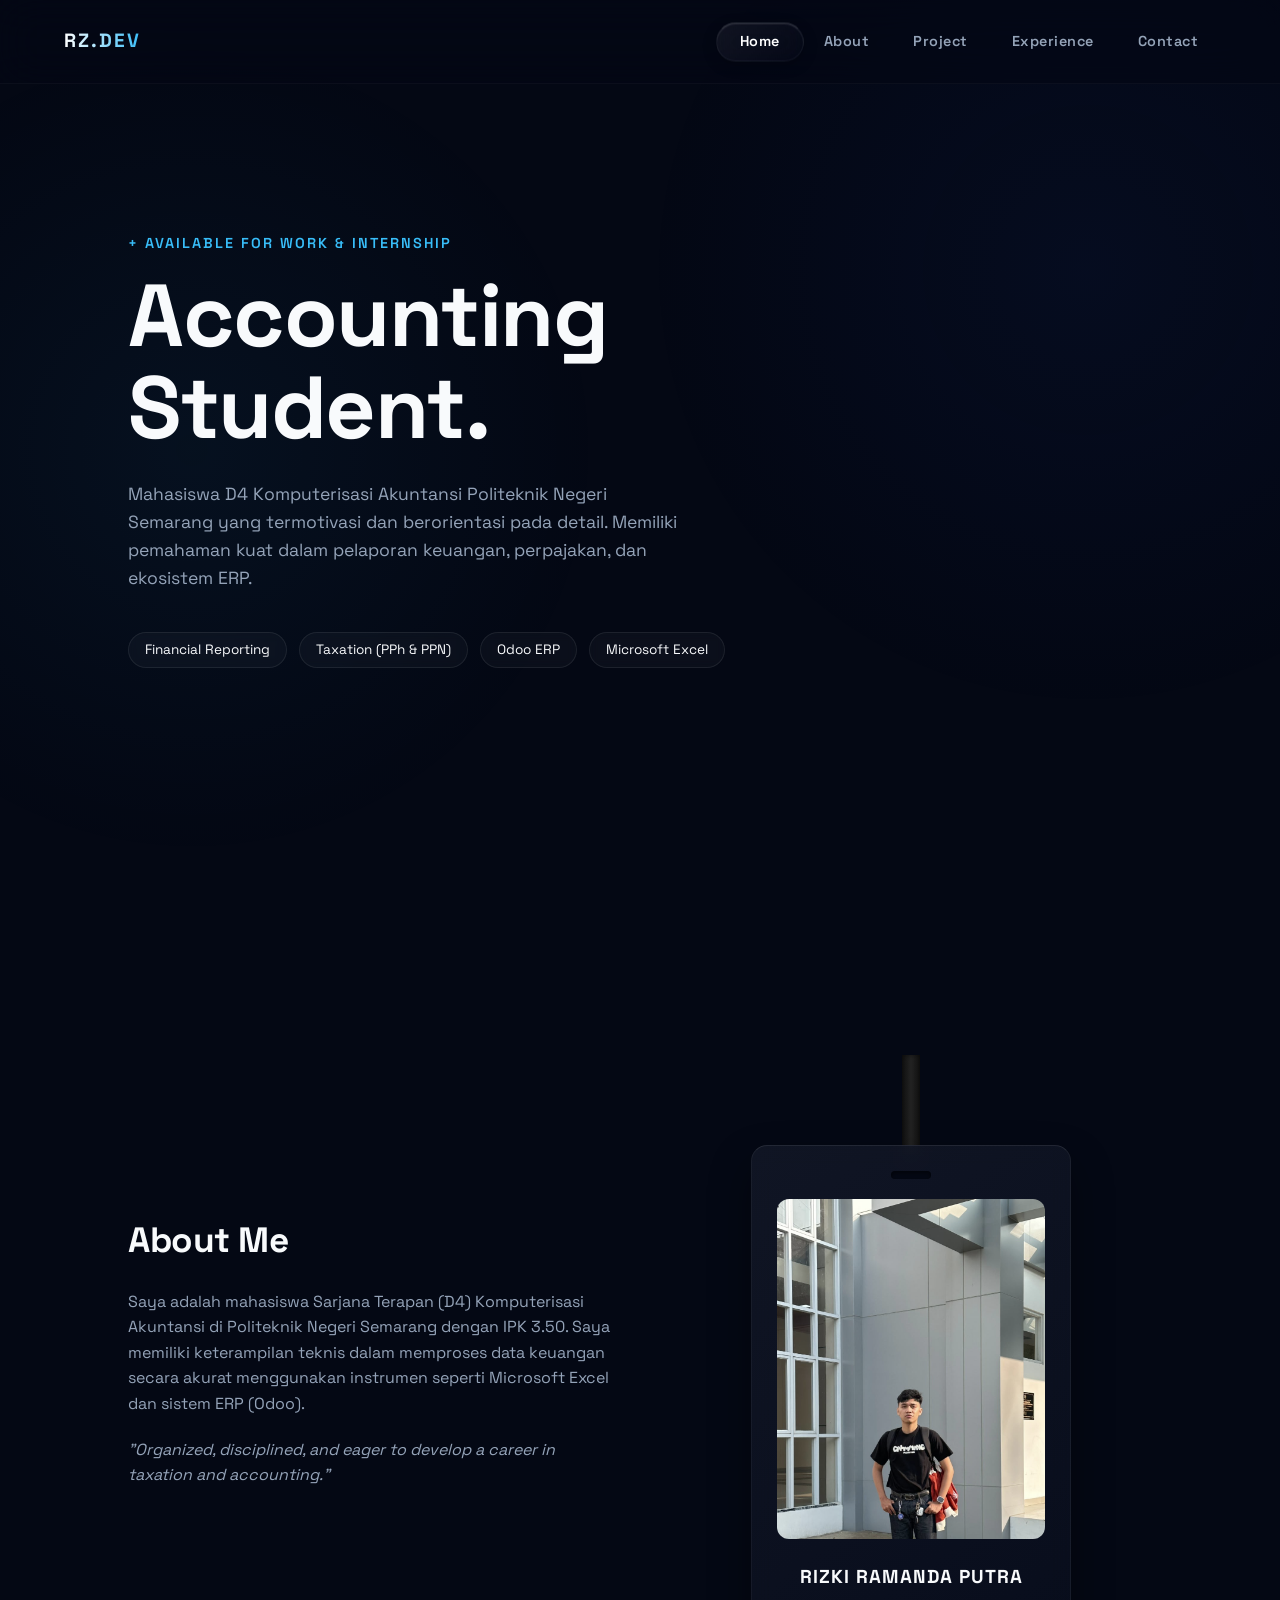
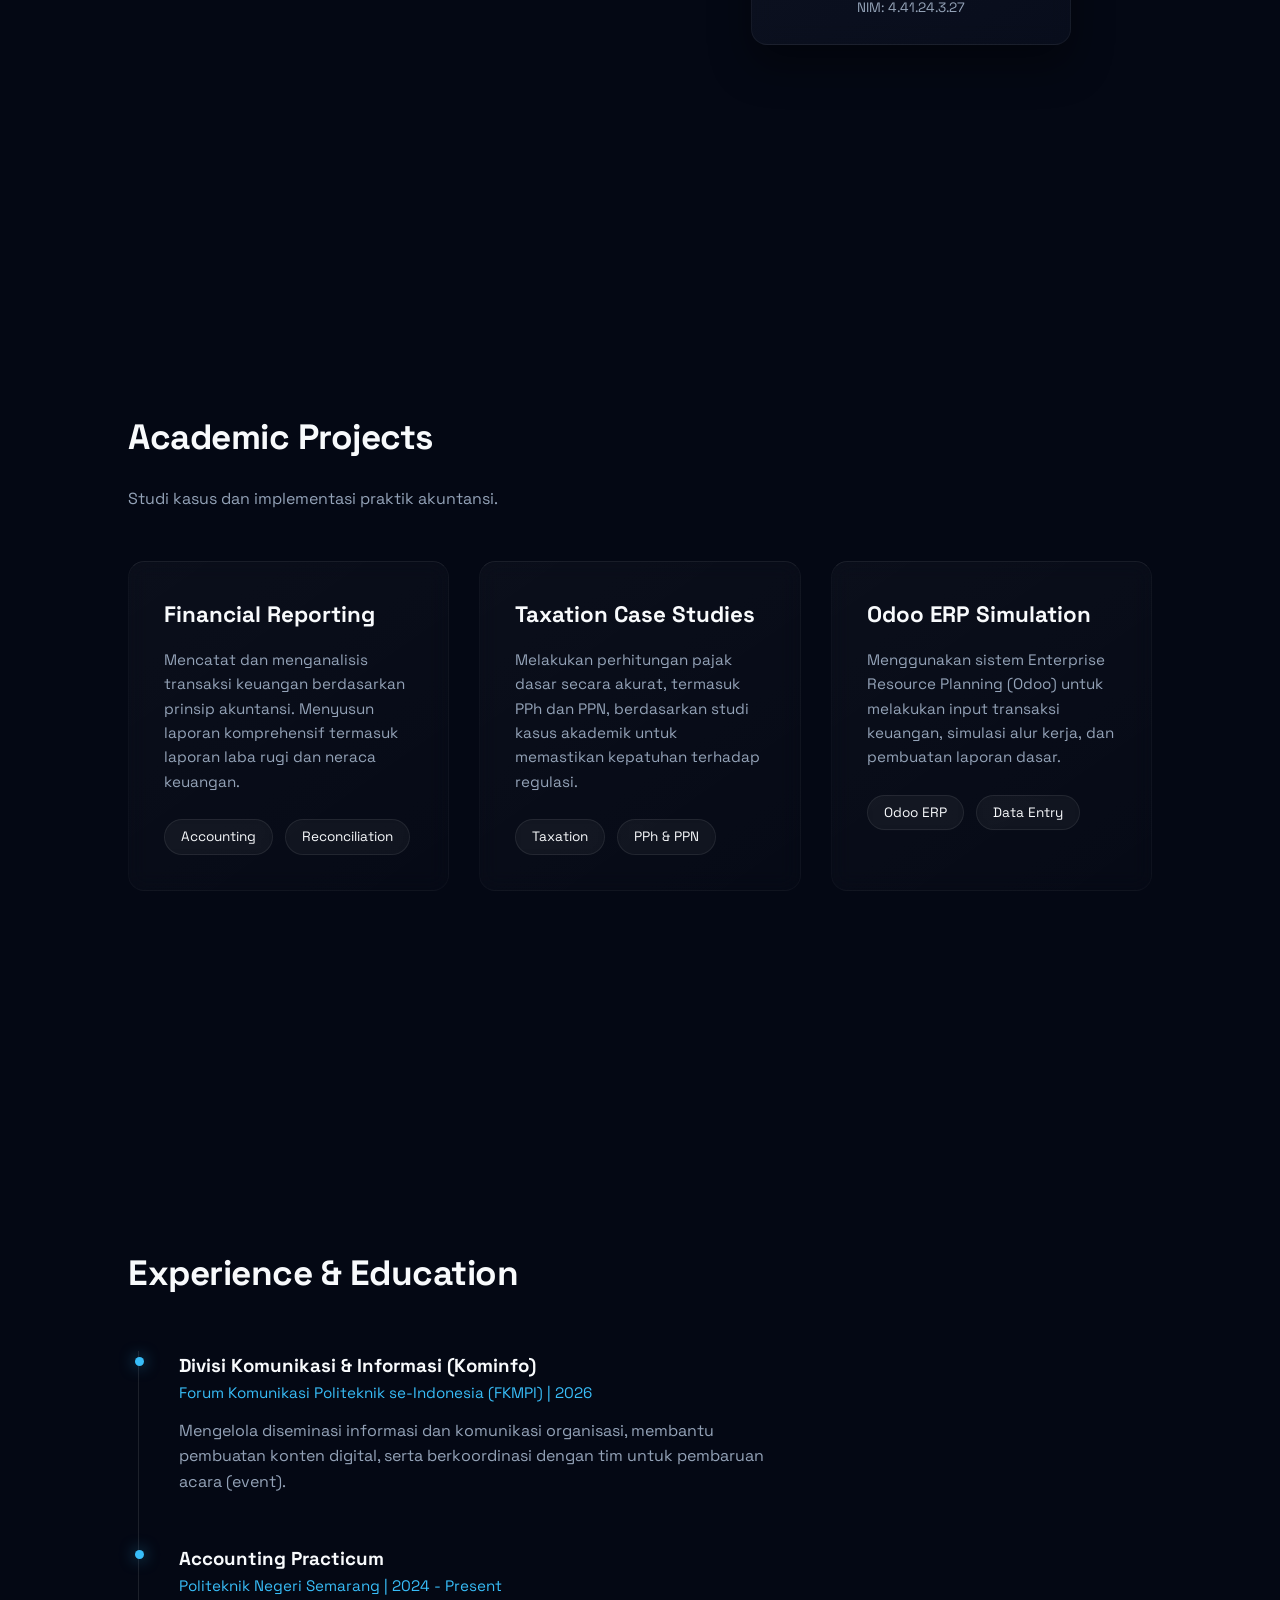
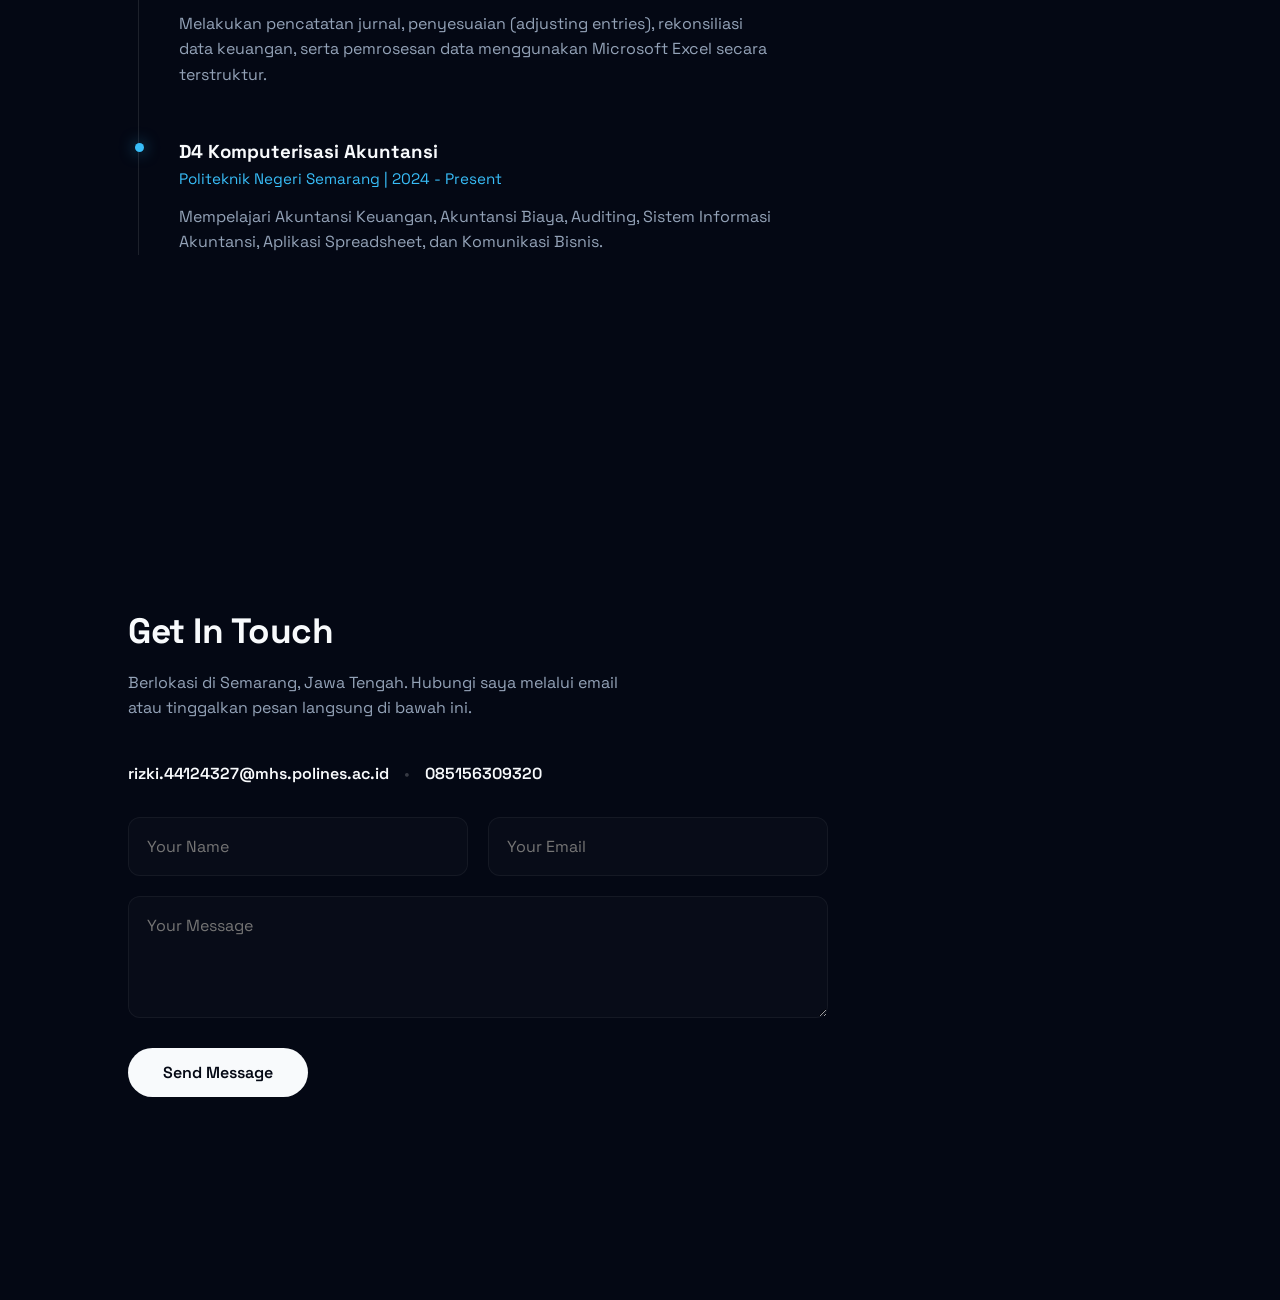
<file: index.html>
<!DOCTYPE html>
<html lang="id">
<head>
    <meta charset="UTF-8">
    <meta name="viewport" content="width=device-width, initial-scale=1.0">
    <title>Rizki Ramanda - Portfolio</title>
    <link href="https://fonts.googleapis.com/css2?family=Space+Grotesk:wght@300;400;600;700&display=swap" rel="stylesheet">
    <link rel="stylesheet" href="style.css">
</head>
<body>
    <!-- Latar Belakang Ambient Glow -->
    <div class="ambient-bg"></div>

    <nav>
        <div class="logo">RZ.DEV</div>
        
        <!-- Hamburger Menu -->
        <div class="hamburger">
            <span></span>
            <span></span>
            <span></span>
        </div>

        <div class="nav-links">
            <div class="glass-indicator"></div>
            <a href="#home" class="active">Home</a>
            <a href="#about">About</a>
            <a href="#project">Project</a>
            <a href="#experience">Experience</a>
            <a href="#contact">Contact</a>
        </div>
    </nav>

    <section id="home">
        <div class="fade-in">
            <div class="hero-subtitle">+ AVAILABLE FOR WORK & INTERNSHIP</div>
            <h1 class="hero-title">Accounting<br>Student.</h1>
            <p class="hero-desc">Mahasiswa D4 Komputerisasi Akuntansi Politeknik Negeri Semarang yang termotivasi dan berorientasi pada detail. Memiliki pemahaman kuat dalam pelaporan keuangan, perpajakan, dan ekosistem ERP.</p>
            
            <div class="badge-container">
                <span class="badge">Financial Reporting</span>
                <span class="badge">Taxation (PPh & PPN)</span>
                <span class="badge">Odoo ERP</span>
                <span class="badge">Microsoft Excel</span>
            </div>
        </div>
    </section>

    <section id="about">
        <div class="about-grid">
            <div class="fade-in">
                <h2 class="section-title">About Me</h2>
                <p style="color: var(--text-muted); margin-bottom: 20px;">
                    Saya adalah mahasiswa Sarjana Terapan (D4) Komputerisasi Akuntansi di Politeknik Negeri Semarang dengan IPK 3.50. Saya memiliki keterampilan teknis dalam memproses data keuangan secara akurat menggunakan instrumen seperti Microsoft Excel dan sistem ERP (Odoo).
                </p>
                <p style="color: var(--text-muted); font-style: italic;">
                    "Organized, disciplined, and eager to develop a career in taxation and accounting."
                </p>
            </div>
            
            <div class="id-card-container fade-in">
                <div class="lanyard"></div>
                <div class="id-card">
                    <div class="id-card-hole"></div>
                    <img src="WhatsApp Image 2026-07-14 at 22.02.49.jpg" alt="Foto Rizki">
                    <div style="text-align: center; margin-top: 15px;">
                        <h3 style="letter-spacing: 1px;">RIZKI RAMANDA PUTRA</h3>
                        <p style="color: var(--text-muted); font-size: 0.85rem; margin-top: 5px;">NIM: 4.41.24.3.27</p>
                    </div>
                </div>
            </div>
        </div>
    </section>

    <section id="project">
        <div class="section-header fade-in">
            <h2 class="section-title">Academic Projects</h2>
            <p class="section-subtitle">Studi kasus dan implementasi praktik akuntansi.</p>
        </div>
        <div class="project-grid">
            <div class="project-card fade-in">
                <h3>Financial Reporting</h3>
                <p>Mencatat dan menganalisis transaksi keuangan berdasarkan prinsip akuntansi. Menyusun laporan komprehensif termasuk laporan laba rugi dan neraca keuangan.</p>
                <div class="badge-container">
                    <span class="badge">Accounting</span>
                    <span class="badge">Reconciliation</span>
                </div>
            </div>
            <div class="project-card fade-in">
                <h3>Taxation Case Studies</h3>
                <p>Melakukan perhitungan pajak dasar secara akurat, termasuk PPh dan PPN, berdasarkan studi kasus akademik untuk memastikan kepatuhan terhadap regulasi.</p>
                <div class="badge-container">
                    <span class="badge">Taxation</span>
                    <span class="badge">PPh & PPN</span>
                </div>
            </div>
            <div class="project-card fade-in">
                <h3>Odoo ERP Simulation</h3>
                <p>Menggunakan sistem Enterprise Resource Planning (Odoo) untuk melakukan input transaksi keuangan, simulasi alur kerja, dan pembuatan laporan dasar.</p>
                <div class="badge-container">
                    <span class="badge">Odoo ERP</span>
                    <span class="badge">Data Entry</span>
                </div>
            </div>
        </div>
    </section>

    <section id="experience">
        <h2 class="section-title fade-in" style="margin-bottom: 50px;">Experience & Education</h2>
        <div class="timeline fade-in">
            <div class="timeline-item">
                <div class="timeline-dot"></div>
                <h3>Divisi Komunikasi & Informasi (Kominfo)</h3>
                <h4 class="timeline-org">Forum Komunikasi Politeknik se-Indonesia (FKMPI) | 2026</h4>
                <p class="timeline-desc">Mengelola diseminasi informasi dan komunikasi organisasi, membantu pembuatan konten digital, serta berkoordinasi dengan tim untuk pembaruan acara (event).</p>
            </div>
            <div class="timeline-item">
                <div class="timeline-dot"></div>
                <h3>Accounting Practicum</h3>
                <h4 class="timeline-org">Politeknik Negeri Semarang | 2024 - Present</h4>
                <p class="timeline-desc">Melakukan pencatatan jurnal, penyesuaian (adjusting entries), rekonsiliasi data keuangan, serta pemrosesan data menggunakan Microsoft Excel secara terstruktur.</p>
            </div>
            <div class="timeline-item">
                <div class="timeline-dot"></div>
                <h3>D4 Komputerisasi Akuntansi</h3>
                <h4 class="timeline-org">Politeknik Negeri Semarang | 2024 - Present</h4>
                <p class="timeline-desc">Mempelajari Akuntansi Keuangan, Akuntansi Biaya, Auditing, Sistem Informasi Akuntansi, Aplikasi Spreadsheet, dan Komunikasi Bisnis.</p>
            </div>
        </div>
    </section>

    <section id="contact">
        <div class="contact-wrapper fade-in">
            <h2 class="section-title" style="border:none; margin-bottom: 10px;">Get In Touch</h2>
            <p style="color: var(--text-muted); margin-bottom: 40px; max-width: 500px;">
                Berlokasi di Semarang, Jawa Tengah. Hubungi saya melalui email atau tinggalkan pesan langsung di bawah ini.
            </p>
            
            <div class="contact-info">
                <a href="mailto:rizki.44124327@mhs.polines.ac.id" class="contact-link">rizki.44124327@mhs.polines.ac.id</a>
                <span class="divider">•</span>
                <span class="contact-link">085156309320</span>
            </div>

            <form class="contact-form" action="#" method="POST">
                <div class="input-group">
                    <input type="text" name="nama" placeholder="Your Name" required>
                    <input type="email" name="email" placeholder="Your Email" required>
                </div>
                <textarea name="pesan" rows="4" placeholder="Your Message" required></textarea>
                <button type="submit" class="btn-submit">Send Message</button>
            </form>
        </div>
    </section>

    <script src="script.js"></script>
</body>
</html>
</file>
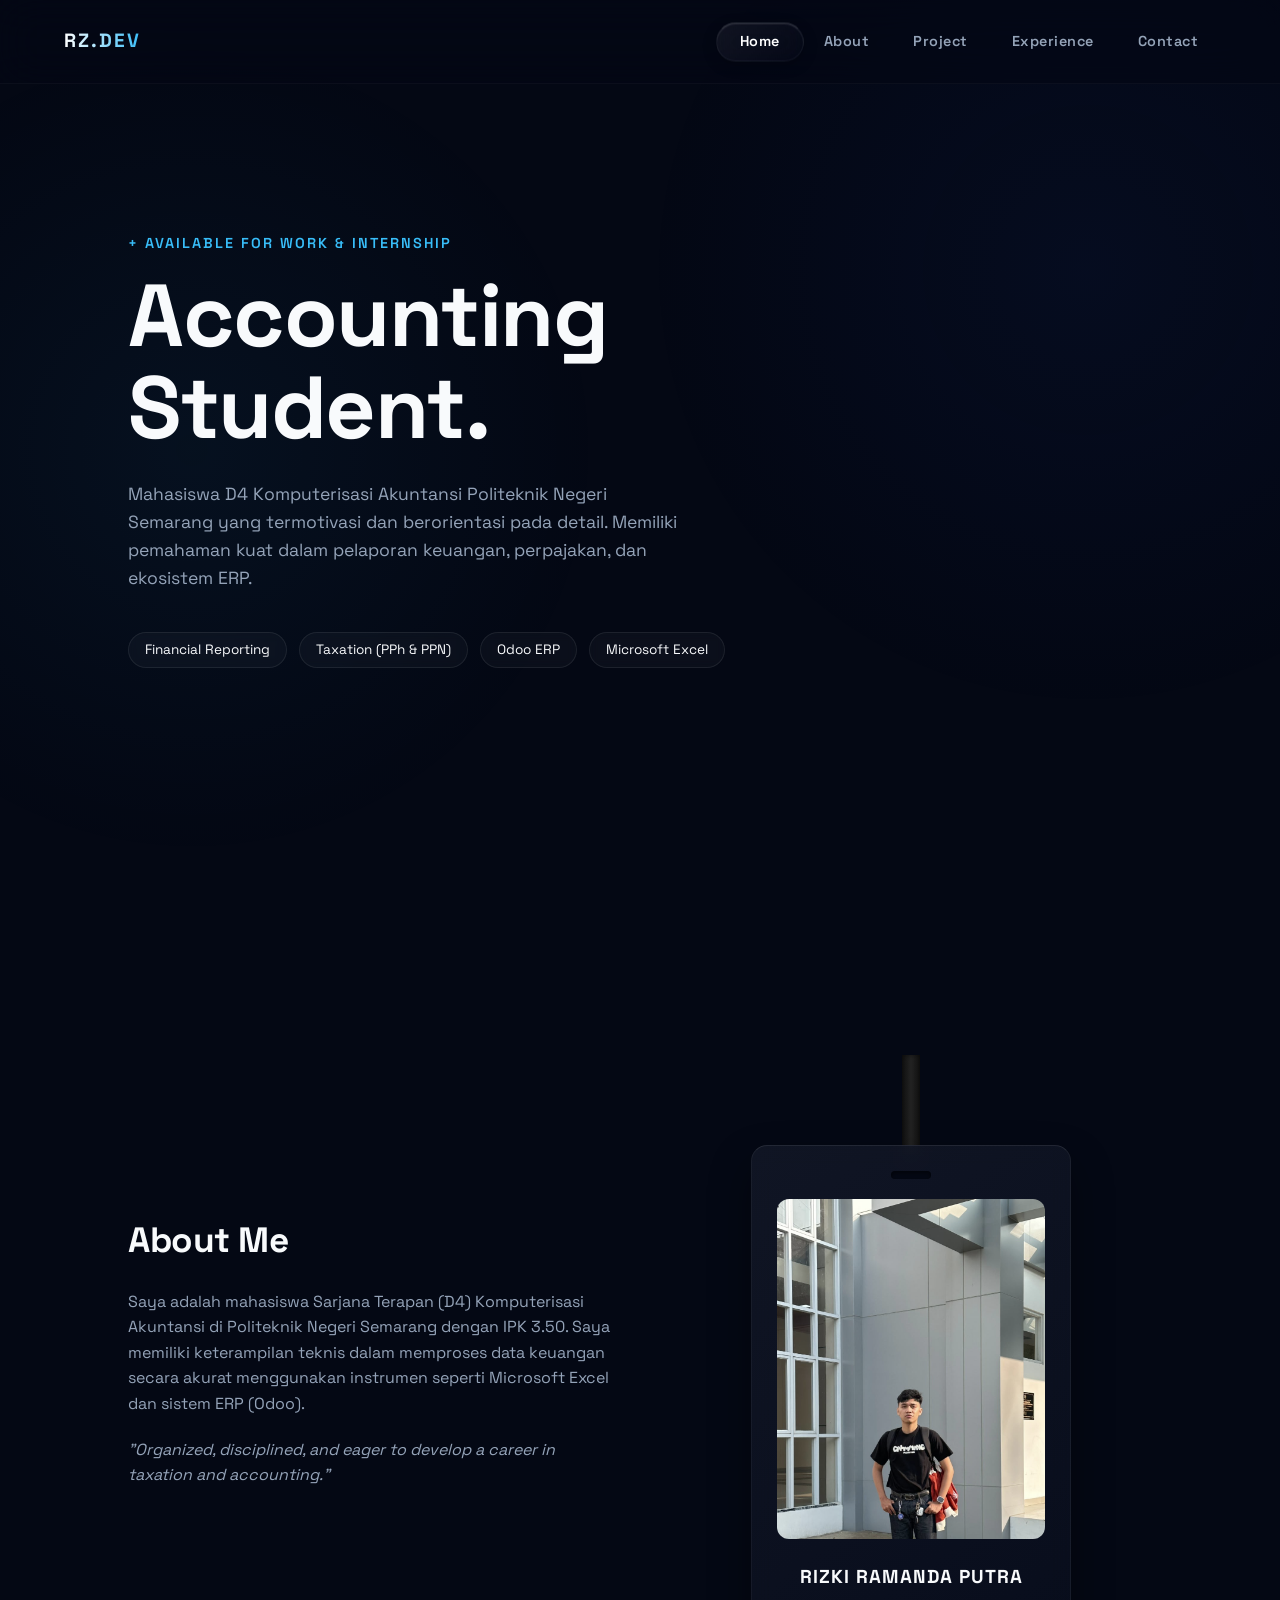
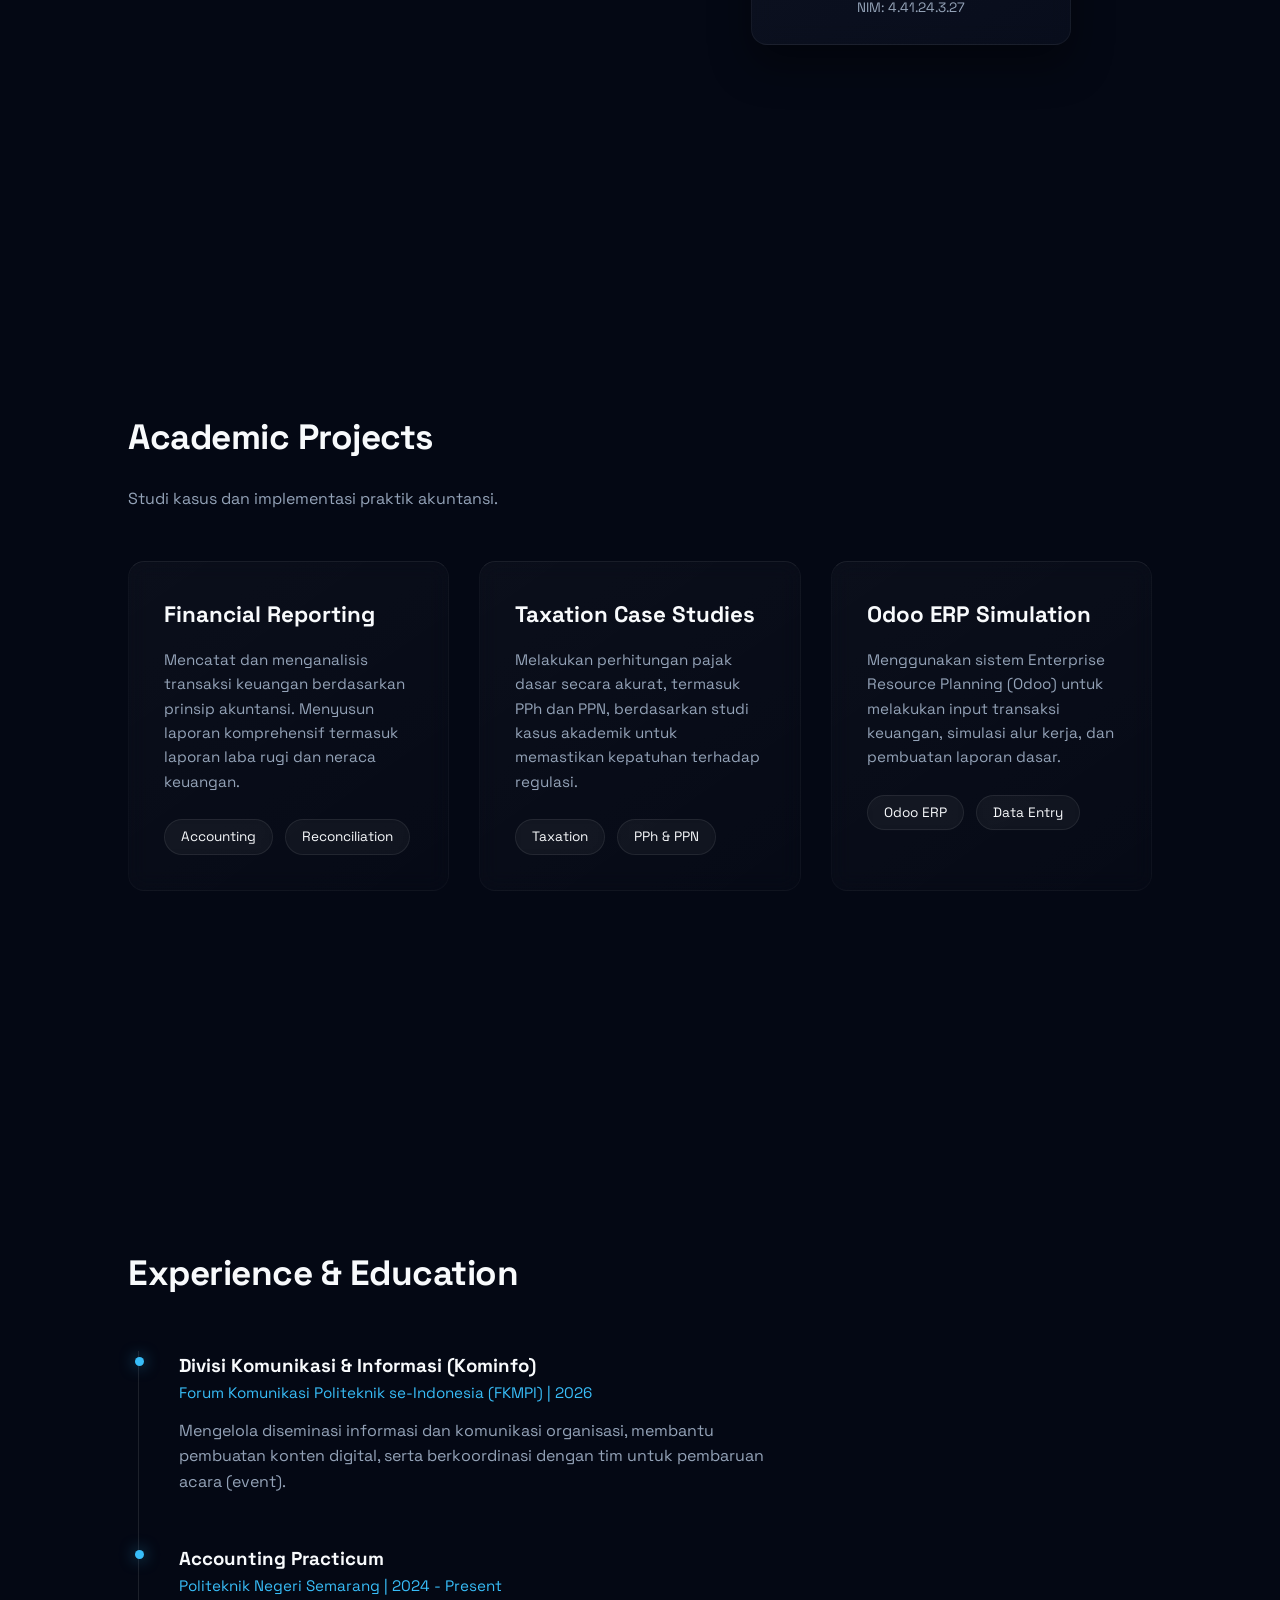
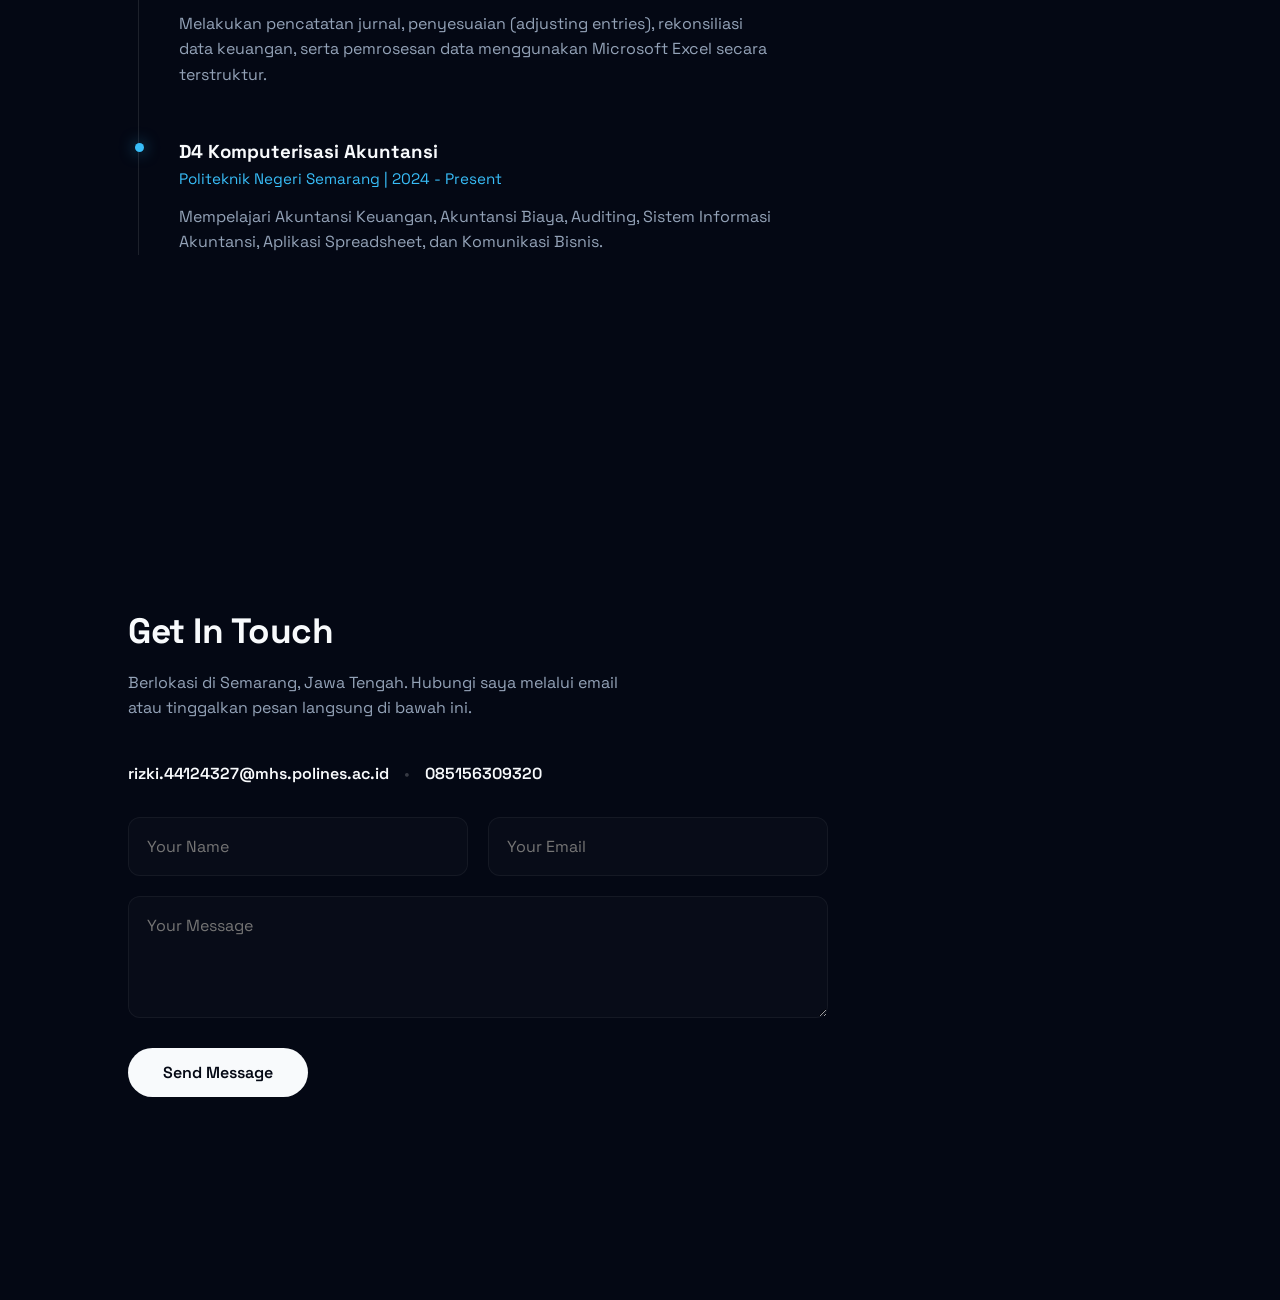
<file: portfolio.html>
<!DOCTYPE html>
<html lang="id">
<head>
    <meta charset="UTF-8">
    <meta name="viewport" content="width=device-width, initial-scale=1.0">
    <title>Rizki Ramanda - Portfolio</title>
    <link href="https://fonts.googleapis.com/css2?family=Space+Grotesk:wght@300;400;600;700&display=swap" rel="stylesheet">
    <link rel="stylesheet" href="style.css">
</head>
<body>
    <!-- Latar Belakang Ambient Glow -->
    <div class="ambient-bg"></div>

    <nav>
        <div class="logo">RZ.DEV</div>
        
        <!-- Hamburger Menu -->
        <div class="hamburger">
            <span></span>
            <span></span>
            <span></span>
        </div>

        <div class="nav-links">
            <div class="glass-indicator"></div>
            <a href="#home" class="active">Home</a>
            <a href="#about">About</a>
            <a href="#project">Project</a>
            <a href="#experience">Experience</a>
            <a href="#contact">Contact</a>
        </div>
    </nav>

    <section id="home">
        <div class="fade-in">
            <div class="hero-subtitle">+ AVAILABLE FOR WORK & INTERNSHIP</div>
            <h1 class="hero-title">Accounting<br>Student.</h1>
            <p class="hero-desc">Mahasiswa D4 Komputerisasi Akuntansi Politeknik Negeri Semarang yang termotivasi dan berorientasi pada detail. Memiliki pemahaman kuat dalam pelaporan keuangan, perpajakan, dan ekosistem ERP.</p>
            
            <div class="badge-container">
                <span class="badge">Financial Reporting</span>
                <span class="badge">Taxation (PPh & PPN)</span>
                <span class="badge">Odoo ERP</span>
                <span class="badge">Microsoft Excel</span>
            </div>
        </div>
    </section>

    <section id="about">
        <div class="about-grid">
            <div class="fade-in">
                <h2 class="section-title">About Me</h2>
                <p style="color: var(--text-muted); margin-bottom: 20px;">
                    Saya adalah mahasiswa Sarjana Terapan (D4) Komputerisasi Akuntansi di Politeknik Negeri Semarang dengan IPK 3.50. Saya memiliki keterampilan teknis dalam memproses data keuangan secara akurat menggunakan instrumen seperti Microsoft Excel dan sistem ERP (Odoo).
                </p>
                <p style="color: var(--text-muted); font-style: italic;">
                    "Organized, disciplined, and eager to develop a career in taxation and accounting."
                </p>
            </div>
            
            <div class="id-card-container fade-in">
                <div class="lanyard"></div>
                <div class="id-card">
                    <div class="id-card-hole"></div>
                    <img src="WhatsApp Image 2026-07-14 at 22.02.49.jpg" alt="Foto Rizki">
                    <div style="text-align: center; margin-top: 15px;">
                        <h3 style="letter-spacing: 1px;">RIZKI RAMANDA PUTRA</h3>
                        <p style="color: var(--text-muted); font-size: 0.85rem; margin-top: 5px;">NIM: 4.41.24.3.27</p>
                    </div>
                </div>
            </div>
        </div>
    </section>

    <section id="project">
        <div class="section-header fade-in">
            <h2 class="section-title">Academic Projects</h2>
            <p class="section-subtitle">Studi kasus dan implementasi praktik akuntansi.</p>
        </div>
        <div class="project-grid">
            <div class="project-card fade-in">
                <h3>Financial Reporting</h3>
                <p>Mencatat dan menganalisis transaksi keuangan berdasarkan prinsip akuntansi. Menyusun laporan komprehensif termasuk laporan laba rugi dan neraca keuangan.</p>
                <div class="badge-container">
                    <span class="badge">Accounting</span>
                    <span class="badge">Reconciliation</span>
                </div>
            </div>
            <div class="project-card fade-in">
                <h3>Taxation Case Studies</h3>
                <p>Melakukan perhitungan pajak dasar secara akurat, termasuk PPh dan PPN, berdasarkan studi kasus akademik untuk memastikan kepatuhan terhadap regulasi.</p>
                <div class="badge-container">
                    <span class="badge">Taxation</span>
                    <span class="badge">PPh & PPN</span>
                </div>
            </div>
            <div class="project-card fade-in">
                <h3>Odoo ERP Simulation</h3>
                <p>Menggunakan sistem Enterprise Resource Planning (Odoo) untuk melakukan input transaksi keuangan, simulasi alur kerja, dan pembuatan laporan dasar.</p>
                <div class="badge-container">
                    <span class="badge">Odoo ERP</span>
                    <span class="badge">Data Entry</span>
                </div>
            </div>
        </div>
    </section>

    <section id="experience">
        <h2 class="section-title fade-in" style="margin-bottom: 50px;">Experience & Education</h2>
        <div class="timeline fade-in">
            <div class="timeline-item">
                <div class="timeline-dot"></div>
                <h3>Divisi Komunikasi & Informasi (Kominfo)</h3>
                <h4 class="timeline-org">Forum Komunikasi Politeknik se-Indonesia (FKMPI) | 2026</h4>
                <p class="timeline-desc">Mengelola diseminasi informasi dan komunikasi organisasi, membantu pembuatan konten digital, serta berkoordinasi dengan tim untuk pembaruan acara (event).</p>
            </div>
            <div class="timeline-item">
                <div class="timeline-dot"></div>
                <h3>Accounting Practicum</h3>
                <h4 class="timeline-org">Politeknik Negeri Semarang | 2024 - Present</h4>
                <p class="timeline-desc">Melakukan pencatatan jurnal, penyesuaian (adjusting entries), rekonsiliasi data keuangan, serta pemrosesan data menggunakan Microsoft Excel secara terstruktur.</p>
            </div>
            <div class="timeline-item">
                <div class="timeline-dot"></div>
                <h3>D4 Komputerisasi Akuntansi</h3>
                <h4 class="timeline-org">Politeknik Negeri Semarang | 2024 - Present</h4>
                <p class="timeline-desc">Mempelajari Akuntansi Keuangan, Akuntansi Biaya, Auditing, Sistem Informasi Akuntansi, Aplikasi Spreadsheet, dan Komunikasi Bisnis.</p>
            </div>
        </div>
    </section>

    <section id="contact">
        <div class="contact-wrapper fade-in">
            <h2 class="section-title" style="border:none; margin-bottom: 10px;">Get In Touch</h2>
            <p style="color: var(--text-muted); margin-bottom: 40px; max-width: 500px;">
                Berlokasi di Semarang, Jawa Tengah. Hubungi saya melalui email atau tinggalkan pesan langsung di bawah ini.
            </p>
            
            <div class="contact-info">
                <a href="mailto:rizki.44124327@mhs.polines.ac.id" class="contact-link">rizki.44124327@mhs.polines.ac.id</a>
                <span class="divider">•</span>
                <span class="contact-link">085156309320</span>
            </div>

            <form class="contact-form" action="#" method="POST">
                <div class="input-group">
                    <input type="text" name="nama" placeholder="Your Name" required>
                    <input type="email" name="email" placeholder="Your Email" required>
                </div>
                <textarea name="pesan" rows="4" placeholder="Your Message" required></textarea>
                <button type="submit" class="btn-submit">Send Message</button>
            </form>
        </div>
    </section>

    <script src="script.js"></script>
</body>
</html>
</file>
<file: style.css>
:root {
    --bg-color: #040814; /* Deep Navy, hampir hitam */
    --text-main: #f8fafc;
    --text-muted: #94a3b8;
    --accent: #0f172a;
    --highlight: #38bdf8;
}

html {
    scroll-behavior: smooth;
}

* {
    margin: 0;
    padding: 0;
    box-sizing: border-box;
    font-family: 'Space Grotesk', -apple-system, sans-serif;
}

body {
    background-color: var(--bg-color);
    color: var(--text-main);
    line-height: 1.6;
    overflow-x: hidden;
}

/* Pengganti Bintang: Ambient Glow Elegan */
.ambient-bg {
    position: fixed;
    top: 0;
    left: 0;
    width: 100vw;
    height: 100vh;
    background-image: 
        radial-gradient(circle at 15% 50%, rgba(56, 189, 248, 0.05), transparent 35%),
        radial-gradient(circle at 85% 30%, rgba(30, 64, 175, 0.08), transparent 35%);
    z-index: -1;
    pointer-events: none;
}

a {
    text-decoration: none;
    color: var(--text-main);
    transition: color 0.3s ease;
}

/* --- NAVBAR PREMIUM --- */
nav {
    position: fixed;
    top: 0;
    width: 100%;
    padding: 20px 5%;
    display: flex;
    justify-content: space-between;
    align-items: center;
    background: rgba(4, 8, 20, 0.6);
    backdrop-filter: blur(20px);
    -webkit-backdrop-filter: blur(20px);
    z-index: 1000;
    border-bottom: 1px solid rgba(255, 255, 255, 0.03);
}

.logo {
    font-weight: 700;
    font-size: 1.2rem;
    letter-spacing: 2px;
    background: linear-gradient(to right, #fff, var(--highlight));
    -webkit-background-clip: text;
    -webkit-text-fill-color: transparent;
    z-index: 1002;
}

.nav-links { 
    display: flex; 
    gap: 8px; 
    position: relative; 
    align-items: center;
}

.nav-links a { 
    position: relative;
    z-index: 1;
    font-size: 0.9rem; 
    font-weight: 600; 
    letter-spacing: 0.5px; 
    padding: 10px 18px;
    border-radius: 30px;
    color: var(--text-muted);
    transition: color 0.3s ease;
}

.nav-links a.active, .nav-links a:hover {
    color: #fff;
}

/* LIQUID GLASS 2.0 - Realistis */
.glass-indicator {
    position: absolute;
    top: 50%;
    left: 0;
    transform: translateY(-50%);
    height: calc(100% - 4px);
    width: 0; 
    /* Gradient tipis ala kaca */
    background: linear-gradient(135deg, rgba(255,255,255,0.06), rgba(255,255,255,0.01));
    backdrop-filter: blur(12px) saturate(120%);
    -webkit-backdrop-filter: blur(12px) saturate(120%);
    /* Pantulan cahaya di ujung kaca */
    border: 1px solid rgba(255, 255, 255, 0.05);
    border-top: 1px solid rgba(255, 255, 255, 0.15);
    border-radius: 30px;
    /* Efek bayangan dalam dan luar */
    box-shadow: 
        0 4px 15px rgba(0, 0, 0, 0.2),
        inset 0 1px 1px rgba(255, 255, 255, 0.1);
    /* Gerakan membal halus */
    transition: all 0.5s cubic-bezier(0.2, 0.8, 0.2, 1); 
    z-index: 0;
    pointer-events: none;
    opacity: 0; 
}

/* Hamburger Menu Icon (Desktop Hidden) */
.hamburger {
    display: none;
    flex-direction: column;
    gap: 6px;
    cursor: pointer;
    z-index: 1002;
}

.hamburger span {
    width: 28px;
    height: 2px;
    background-color: var(--text-main);
    border-radius: 5px;
    transition: all 0.3s cubic-bezier(0.2, 0.8, 0.2, 1);
}

/* --- SECTIONS UMUM --- */
section {
    min-height: 100vh;
    padding: 120px 10%;
    display: flex;
    flex-direction: column;
    justify-content: center;
}

.fade-in {
    opacity: 0;
    transform: translateY(20px);
    transition: opacity 0.8s cubic-bezier(0.2, 0.8, 0.2, 1), transform 0.8s cubic-bezier(0.2, 0.8, 0.2, 1);
}

.fade-in.visible {
    opacity: 1;
    transform: translateY(0);
}

/* TYPOGRAPHY */
.hero-subtitle {
    font-size: 0.9rem;
    color: var(--highlight);
    letter-spacing: 2px;
    margin-bottom: 15px;
    font-weight: 600;
}

.hero-title {
    font-size: clamp(3rem, 8vw, 5.5rem);
    font-weight: 700;
    line-height: 1.05;
    letter-spacing: -1.5px;
    margin-bottom: 25px;
}

.hero-desc {
    max-width: 550px;
    color: var(--text-muted);
    font-size: 1.1rem;
    margin-bottom: 40px;
}

.section-title {
    font-size: 2.2rem;
    margin-bottom: 20px;
    color: var(--text-main);
    letter-spacing: -0.5px;
}

.section-subtitle {
    color: var(--text-muted);
    margin-bottom: 50px;
}

/* BADGES */
.badge-container {
    display: flex;
    gap: 12px;
    flex-wrap: wrap;
}

.badge {
    background: rgba(255, 255, 255, 0.03);
    border: 1px solid rgba(255, 255, 255, 0.08);
    padding: 6px 16px;
    border-radius: 20px;
    font-size: 0.85rem;
    color: var(--text-main);
    backdrop-filter: blur(5px);
}

/* ABOUT */
.about-grid {
    display: grid;
    grid-template-columns: 1fr 1fr;
    gap: 60px;
    align-items: center;
}

.id-card-container {
    display: flex;
    flex-direction: column;
    align-items: center;
    transform-origin: top center;
    animation: swing 6s infinite ease-in-out;
}

@keyframes swing {
    0% { transform: rotate(2deg); }
    50% { transform: rotate(-2deg); }
    100% { transform: rotate(2deg); }
}

.lanyard {
    width: 18px;
    height: 100px;
    background: linear-gradient(90deg, #111, #222, #111);
    box-shadow: inset 0 0 5px rgba(0,0,0,0.5);
    margin-bottom: -10px;
    z-index: 0;
}

.id-card {
    background: linear-gradient(145deg, rgba(20, 25, 40, 0.8), rgba(10, 15, 30, 0.8));
    backdrop-filter: blur(10px);
    border: 1px solid rgba(255, 255, 255, 0.05);
    border-top: 1px solid rgba(255, 255, 255, 0.1);
    border-radius: 16px;
    padding: 25px;
    width: 100%;
    max-width: 320px;
    position: relative;
    z-index: 1;
    transform-style: preserve-3d;
    box-shadow: 0 20px 40px rgba(0,0,0,0.4);
}

.id-card-hole {
    width: 40px;
    height: 8px;
    background: var(--bg-color);
    border-radius: 10px;
    margin: 0 auto 20px auto;
    box-shadow: inset 0 2px 4px rgba(0,0,0,0.5);
}

.id-card img {
    width: 100%;
    height: 340px;
    object-fit: cover;
    object-position: top;
    border-radius: 12px;
    filter: grayscale(20%);
    pointer-events: none;
}

/* PROJECT CARDS (Glassmorphism Premium) */
.project-grid {
    display: grid;
    grid-template-columns: repeat(auto-fit, minmax(320px, 1fr));
    gap: 30px;
}

.project-card {
    background: linear-gradient(145deg, rgba(255, 255, 255, 0.03), rgba(255, 255, 255, 0.01));
    border: 1px solid rgba(255, 255, 255, 0.03);
    border-top: 1px solid rgba(255, 255, 255, 0.08);
    border-radius: 16px;
    padding: 35px;
    backdrop-filter: blur(10px);
    transition: all 0.4s cubic-bezier(0.2, 0.8, 0.2, 1);
}

.project-card:hover {
    transform: translateY(-8px);
    background: linear-gradient(145deg, rgba(255, 255, 255, 0.05), rgba(255, 255, 255, 0.02));
    border-top: 1px solid rgba(255, 255, 255, 0.15);
    box-shadow: 0 15px 35px rgba(0,0,0,0.3);
}

.project-card h3 { margin-bottom: 15px; font-size: 1.4rem; color: var(--text-main); }
.project-card p { color: var(--text-muted); font-size: 0.95rem; margin-bottom: 25px; line-height: 1.6; }

/* TIMELINE */
.timeline {
    border-left: 1px solid rgba(255, 255, 255, 0.1);
    padding-left: 40px;
    margin-left: 10px;
}

.timeline-item {
    position: relative;
    margin-bottom: 50px;
}

.timeline-item:last-child { margin-bottom: 0; }

.timeline-dot {
    position: absolute;
    left: -44.5px;
    top: 6px;
    width: 9px;
    height: 9px;
    background: var(--highlight);
    border-radius: 50%;
    box-shadow: 0 0 15px rgba(56, 189, 248, 0.6);
}

.timeline-org { color: var(--highlight); margin-bottom: 12px; font-size: 0.95rem; font-weight: 400; }
.timeline-desc { color: var(--text-muted); font-size: 1rem; max-width: 600px;}

/* CONTACT FORM */
.contact-wrapper {
    max-width: 700px;
}

.contact-info {
    display: flex;
    gap: 15px;
    margin-bottom: 30px;
    align-items: center;
}

.contact-link {
    color: var(--text-main);
    font-weight: 600;
}

.divider { color: rgba(255,255,255,0.2); }

.contact-form {
    display: flex;
    flex-direction: column;
    gap: 20px;
}

.input-group {
    display: flex;
    gap: 20px;
}

.contact-form input, .contact-form textarea {
    width: 100%;
    background: rgba(255, 255, 255, 0.02);
    border: 1px solid rgba(255, 255, 255, 0.05);
    border-radius: 12px;
    padding: 18px;
    color: var(--text-main);
    font-size: 1rem;
    outline: none;
    transition: all 0.3s ease;
}

.contact-form input:focus, .contact-form textarea:focus {
    background: rgba(255, 255, 255, 0.05);
    border-color: rgba(255, 255, 255, 0.2);
}

.btn-submit {
    align-self: flex-start;
    background: var(--text-main);
    color: var(--bg-color);
    padding: 14px 35px;
    border: none;
    border-radius: 30px;
    font-weight: 600;
    font-size: 1rem;
    cursor: pointer;
    margin-top: 10px;
    transition: transform 0.2s, opacity 0.2s;
}

.btn-submit:hover { opacity: 0.9; transform: translateY(-2px); }

/* --- RESPONSIVENESS --- */
@media (max-width: 768px) {
    .hamburger { display: flex; }

    .nav-links {
        position: fixed;
        top: 0;
        right: -100%; 
        width: 100%;
        height: 100vh;
        background: rgba(4, 8, 20, 0.98);
        backdrop-filter: blur(20px);
        flex-direction: column;
        justify-content: center;
        align-items: center;
        transition: right 0.5s cubic-bezier(0.2, 0.8, 0.2, 1);
        gap: 30px;
    }

    .nav-links.active { right: 0; }
    .nav-links a { font-size: 1.5rem; }
    .glass-indicator { display: none; }

    .hamburger.toggle span:nth-child(1) { transform: rotate(-45deg) translate(-6px, 5px); }
    .hamburger.toggle span:nth-child(2) { opacity: 0; }
    .hamburger.toggle span:nth-child(3) { transform: rotate(45deg) translate(-6px, -6px); }

    section { padding: 100px 5%; }
    .hero-title { font-size: 3rem; }
    .about-grid { grid-template-columns: 1fr; gap: 50px; }
    .input-group { flex-direction: column; gap: 20px;}
    
    .timeline { padding-left: 20px; margin-left: 5px; }
    .timeline-dot { left: -24.5px; }
}
</file>
